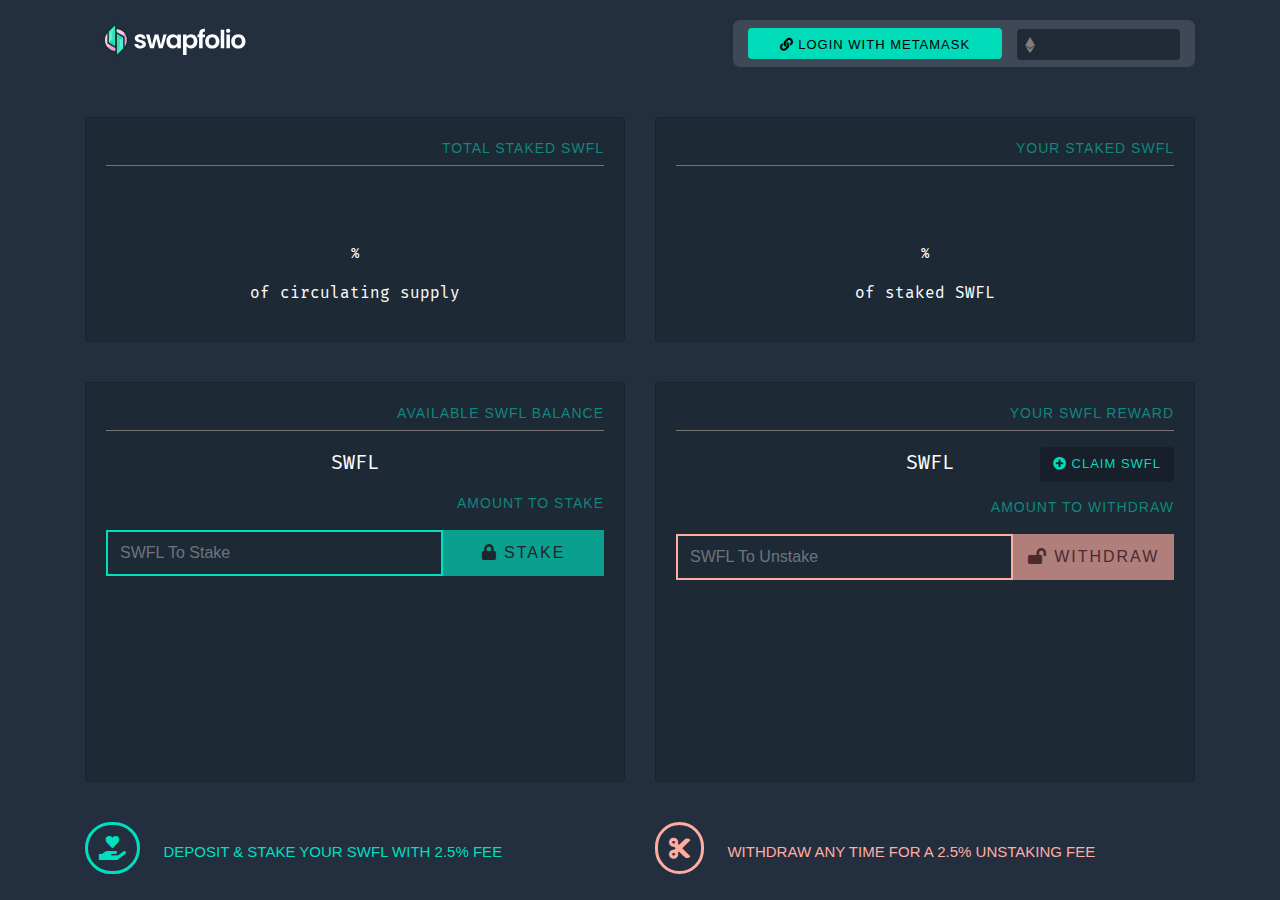
<file: index.html>
<!DOCTYPE html>
<html lang="en">

    <head>
        <meta charset="UTF-8">
        <meta name="viewport" content="width=device-width, initial-scale=1.0">
        <title>Swapfolio</title>

        <link href="https://fonts.googleapis.com/css2?family=Poppins&display=swap" rel="stylesheet">
        <link rel="stylesheet" href="assets/css/bootstrap.min.css">
        <link rel="stylesheet" href="assets/css/all.css">
        <link rel="stylesheet" href="assets/css/main.css">
    </head>

    <body>

        <div class="container-fluid main-section">
            <div class="container">
                <div class="main-navbar">
                    <div class="row m-0">
                        <div class="col-md-4 col-lg-6 col-xl-7 text-center mb-3 text-md-left mb-md-0">
                            <a href="/">
                                <img class="logo" src="assets/images/logo.svg" alt="Swapfolio Logo">
                            </a>
                        </div>
                        <div class="col-md-8 col-lg-6 col-xl-5 nav-right-side">
                            <div class="row">
                                <div class="col-md-7 pr-md-0">
                                    <button class="btn login-top-btn btn-block"><i class="fa fa-link"></i> LOGIN WITH METAMASK</button>
                                </div>
                                <div class="col-md-5">
                                    <div class="ethereum-solde">
                                        <i class="fab fa-ethereum float-left mt-1 ml-2"></i>
                                        <span id="metamaskAddress"></span>
                                    </div>
                                </div>
                            </div>
                        </div>
                    </div>
                </div>

                <div class="alert alert-danger" id="stack_message_danger">
                    Value must be more than 0 .
                </div>
                <div class="alert alert-success" id="withdraw_message">
                    Value is <span id="withdraw_value"></span> .
                </div>
                <div class="alert alert-danger" id="withdraw_message_danger">
                    Value must be more than 0 .
                </div>

                <div class="row">

                    <div class="col-md-6">
                        <div class="card">
                            <p class="right-card-header-paragraph">TOTAL STAKED SWFL</p>
                            <hr>
                            <p class="main-number" id="totalStakes"></p>
                            <p class="sub-number"><span id="circulatingSupply"></span> %</p>
                            <p class="sub-paragraph">of circulating supply</p>
                        </div>
                    </div>

                    <div class="col-md-6">
                        <div class="card">
                            <p class="right-card-header-paragraph">YOUR STAKED SWFL</p>
                            <hr>
                            <p class="main-number" id="yourStakes"></p>
                            <p class="sub-number"><span id="yourStakePercent"></span> %</p>
                            <p class="sub-paragraph">of staked SWFL</p>
                        </div>
                    </div>

                    <div class="col-md-6">
                        <div class="card card-height">
                            <p class="right-card-header-paragraph">AVAILABLE SWFL BALANCE</p>
                            <hr>
                            <p class="main-number-small"><span id="SWFLBalance"></span> SWFL</p>
                            <div id="stake-main-section">
                                <p class="right-card-header-paragraph">AMOUNT TO STAKE</p>
                                <form method="post" action="#" id="stackForm" class="row">
                                    <div class="col-lg-8 pr-lg-0">
                                        <input class="form-control" id="stack-value" type="number" min="1" placeholder="SWFL To Stake">
                                        <label class="text-danger" id="validation-error"></label>
                                        <label class="text-success" id="stake-message"><i class="fa fa-check"></i> Staking request submitted, will be confirmed shortly <a id="stakeTransactionLink" href="" target="_blank">ViewTransaction</a></label>
                                        
                                    </div>
                                    <div class="col-lg-4 pl-lg-0">
                                        <button class="btn btn-stake" disabled id="btnStake">
                                            <span class="before-click"><i class="fa fa-lock"></i> STAKE</span>
                                            <span class="after-click d-none"><span class="spinner-border spinner-border-sm" role="status" aria-hidden="true"></span> STAKE</span>
                                        </button>
                                    </div>
                                </form>
                            </div>

                            <div id="approval-section" class="d-none">
                                <div class="text-center">
                                    <button class="btn approve-btn" type="button" id="approveBtn">
                                        <span class="before-click"><i class="fa fa-check"></i> APPROVE</span>
                                        <span class="after-click d-none"><span class="spinner-border spinner-border-sm" role="status" aria-hidden="true"></span> APPROVE</span>
                                    </button>
                                </div>
                                <p class="text-align mt-4 mb-3" style="color:#00DFBE;font-family: rubik, sans-serif;">Before staking, approve the staking contract to move the tokens from your wallet</p>
                            </div>
                        </div>
                    </div>

                    <div class="col-md-6">
                        <div class="card card-height">
                            <p class="right-card-header-paragraph">YOUR SWFL REWARD</p>
                            <hr>
                            <div class="row text-center text-sm-right mb-1">
                                <div class="col-sm-7">
                                    <p class="main-number-small text-sm-right"><span id="pendingReward"></span> SWFL</p>
                                </div>
                                <div class="col-sm-5">
                                    <button class="btn claim-btn" onclick="claimReward()"><i class="fas fa-plus-circle"></i> CLAIM SWFL</button>
                                </div>
                            </div>
                            <p class="right-card-header-paragraph">AMOUNT TO WITHDRAW</p>
                            <form method="post" action="#" id="withdrawForm" class="row">
                                <div class="col-lg-8 pr-lg-0">
                                    <input class="form-control danger-colors" type="number" min="1" id="withdrawValue" placeholder="SWFL To Unstake">
                                    <label class="text-danger" id="withdraw_value_error"></label>
                                </div>
                                <div class="col-lg-4 pl-lg-0">
                                    <button class="btn btn-stake-danger danger-colors" disabled id="btnWithdraw">
                                        <span class="before-click"><i class="fa fa-lock-open"></i> WITHDRAW</span>
                                        <span class="after-click d-none"><span class="spinner-border spinner-border-sm" role="status" aria-hidden="true"></span> WITHDRAW</span>
                                    </button>
                                </div>
                            </form>
                            <div id="withdraw-message" class="text-success"><i class="fa fa-check"></i> Withdraw request submitted successfully, will be confirmed shortly <a id="withdrawTransactionLink" href="">ViewTransaction</a></div>
                        </div>
                    </div>

                </div>

                <div class="row">
                    <div class="col-md-6 mb-4" style="color:#00dfbe;">
                        <i class="fas fa-hand-holding-heart"></i> <span class="paragraph-bottom">DEPOSIT & STAKE YOUR SWFL WITH 2.5% FEE</span>
                    </div>
                    <div class="col-md-6 mb-4" style="color:#FFADA2;">
                        <i class="fas fa-cut"></i> <span class="paragraph-bottom">WITHDRAW ANY TIME FOR A 2.5% UNSTAKING FEE</span>
                    </div>
                </div>


            </div>
        </div>



        <div class="modal fade" id="successModal" data-backdrop="static" data-keyboard="false" tabindex="-1" aria-hidden="true">
            <div class="modal-dialog modal-dialog-centered">
                <div class="modal-content bg-dark">
                    <div class="modal-body text-center">
                        <p class="mt-3 mb-0 text-white">Transaction submitted successfully.</p>
                    </div>]
                </div>
            </div>
        </div>



        <script src="assets/js/jquery-3.4.1.min.js"></script>
        <script src="assets/js/popper.min.js"></script>
        <script src="assets/js/bootstrap.min.js"></script>
        <script src="assets/js/script.js"></script>
        <script src="assets/js/web3.min.js"></script>
    </body>

</html>
</file>
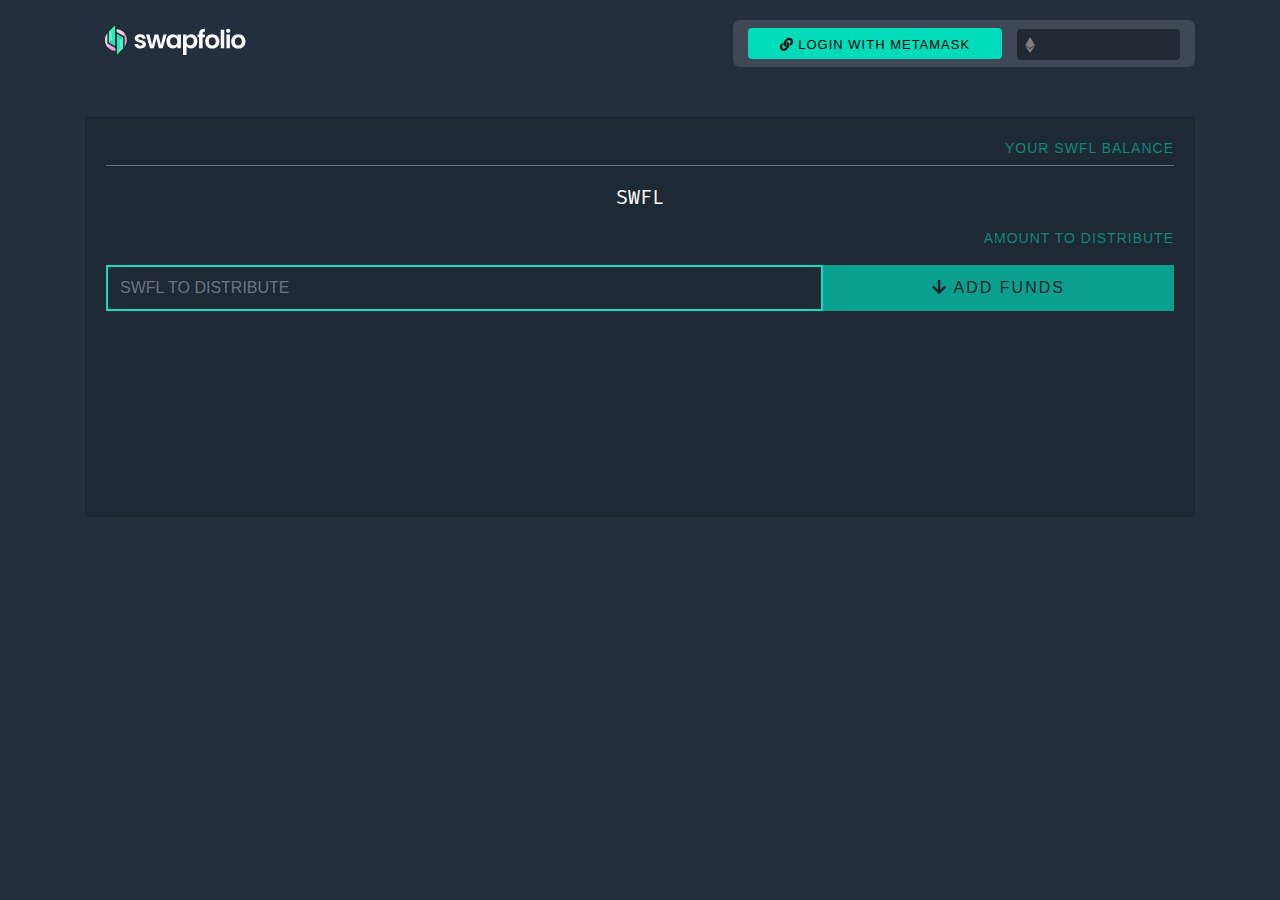
<file: admin.html>
<!DOCTYPE html>
<html lang="en">

    <head>
        <meta charset="UTF-8">
        <meta name="viewport" content="width=device-width, initial-scale=1.0">
        <title>Swapfolio</title>

        <link href="https://fonts.googleapis.com/css2?family=Poppins&display=swap" rel="stylesheet">
        <link rel="stylesheet" href="assets/css/bootstrap.min.css">
        <link rel="stylesheet" href="assets/css/all.css">
        <link rel="stylesheet" href="assets/css/main.css">
    </head>

    <body>

        <div class="container-fluid main-section">
            <div class="container">
                <div class="main-navbar">
                    <div class="row m-0">
                        <div class="col-md-4 col-lg-6 col-xl-7 text-center mb-3 text-md-left mb-md-0">
                            <a href="/">
                                <img class="logo" src="assets/images/logo.svg" alt="Swapfolio Logo">
                            </a>
                        </div>
                        <div class="col-md-8 col-lg-6 col-xl-5 nav-right-side">
                            <div class="row">
                                <div class="col-md-7 pr-md-0">
                                    <button class="btn login-top-btn btn-block"><i class="fa fa-link"></i> LOGIN WITH METAMASK</button>
                                </div>
                                <div class="col-md-5">
                                    <div class="ethereum-solde">
                                        <i class="fab fa-ethereum float-left mt-1 ml-2"></i>
                                        <span id="metamaskAddress"></span>
                                    </div>
                                </div>
                            </div>
                        </div>
                    </div>
                </div>

                <div class="alert alert-danger" id="stack_message_danger">
                    Value must be more than 0 .
                </div>
                <div class="alert alert-success" id="withdraw_message">
                    Value is <span id="withdraw_value"></span> .
                </div>
                <div class="alert alert-danger" id="withdraw_message_danger">
                    Value must be more than 0 .
                </div>

                <div class="row">

                    <div class="col-md-12">
                        <div class="card card-height">
                            <p class="right-card-header-paragraph">YOUR SWFL BALANCE</p>
                            <hr>
                            <p class="main-number-small"><span id="SWFLBalance"></span> SWFL</p>
                            <div id="stake-main-section">
                                <p class="right-card-header-paragraph">AMOUNT TO DISTRIBUTE</p>
                                <form method="post" action="#" id="fundsForm" class="row">
                                    <div class="col-lg-8 pr-lg-0">
                                        <input class="form-control" id="funds-value" type="number" min="1" placeholder="SWFL TO DISTRIBUTE">
                                        <label class="text-danger" id="validation-error"></label>
                                        <label class="text-success" id="funds-message"><i class="fa fa-check"></i> Funds request submitted, will be confirmed shortly</label>
                                        <label class="text-success"><a id="transactionLink" href="">ViewTransaction</a></label>
                                    </div>
                                    <div class="col-lg-4 pl-lg-0">
                                        <button class="btn btn-stake" disabled id="btnFunds">
                                            <span class="before-click"><i class="fa fa-arrow-down"></i> ADD FUNDS</span>
                                            <span class="after-click d-none"><span class="spinner-border spinner-border-sm" role="status" aria-hidden="true"></span> ADD FUNDS</span>
                                        </button>
                                    </div>
                                </form>
                            </div>

                            <div id="approval-section" class="d-none">
                                <div class="text-center">
                                    <button class="btn approve-btn" type="button" id="approveBtn">
                                        <span class="before-click"><i class="fa fa-check"></i> APPROVE</span>
                                        <span class="after-click d-none"><span class="spinner-border spinner-border-sm" role="status" aria-hidden="true"></span> APPROVE</span>
                                    </button>
                                </div>
                                <p class="text-center mt-4 mb-3" style="color:#00DFBE;font-family: rubik, sans-serif;">Allow STAKING CONTRACT to move tokens from your wallet</p>
                            </div>
                        </div>
                    </div>
                </div>
            </div>
        </div>



        <div class="modal fade" id="successModal" data-backdrop="static" data-keyboard="false" tabindex="-1" aria-hidden="true">
            <div class="modal-dialog modal-dialog-centered">
                <div class="modal-content bg-dark">
                    <div class="modal-body text-center">
                        <p class="mt-3 mb-0 text-white">Transaction submitted successfully.</p>
                    </div>]
                </div>
            </div>
        </div>



        <script src="assets/js/jquery-3.4.1.min.js"></script>
        <script src="assets/js/popper.min.js"></script>
        <script src="assets/js/bootstrap.min.js"></script>
        <script src="assets/js/script.js"></script>
        <script src="assets/js/web3.min.js"></script>
    </body>

</html>
</file>
<file: assets/css/main.css>
@import url('https://fonts.googleapis.com/css2?family=Fira+Mono:wght@500&display=swap');
body {
    background: #232F3F;
}

.main-section {
    height: 100vh;
}

.main-navbar {
    padding-top: 20px;
    padding-bottom: 50px;
}

.logo {
    height: 40px;
}

.nav-right-side {
    background: #3E4856;
    padding-top: 2px;
    padding-bottom: 7px;
    border-radius: 7px;
    /* height: 49px; */
    width: 100%;
}

button.btn.login-top-btn {
    height: 27px;
    background: #00DCBA;
    margin-top: 5px;
    color: black;
    font-weight: 500;
    font-size: 13px;
    padding-bottom: 23px;
    margin-top: 6px;
    letter-spacing: 1px;
}

.ethereum-solde {
    margin-top: 7px;
    background: rgba(22, 31, 42, 0.76);
    height: 31px;
    color: gray;
    border-radius: 4px;
    text-align: center;
    padding-top: 4px;
}

.card {
    background: #1E2936;
    padding: 20px;
    margin-bottom: 40px;
}

.card-height {
    min-height: 400px;
}

.right-card-header-paragraph {
    color: rgba(0, 223, 190, 0.53);
    letter-spacing: 1px;
    font-family: rubik, sans-serif;
    font-size: 14px;
    text-align: right;
}

hr {
    background-color: gray;
    margin-top: -10px;
}

.main-number {
    text-align-last: center;
    color: white;
    font-family: "Fira Mono";
    min-height: 65px;
}

.main-number-small {
    text-align: center;
    color: white;
    font-family: "Fira Mono";
    font-weight: 100;
    min-height: 30px;
}

.main-number {
    font-size: 42px;
}

.main-number-small {
    font-size: 20px;
}

.sub-number {
    color: white;
    text-align: center;
    font-family: Fira Mono;
    font-size: 14px;
    font-weight: 300;
    margin-top: -20px;
    min-height: 22px;
}

.sub-paragraph {
    color: white;
    text-align: center;
    font-family: Fira Mono;
}

.form-control {
    border: 2px solid #00DFBE;
    border-radius: 0;
    height: 46px;
    background: none;
}

button.btn.btn-stake {
    background: #00DFBE;
    width: 100%;
    /* margin-left: -31px; */
    /* margin-top: 6px; */
    border-radius: 0;
    height: 46px;
    letter-spacing: 2px;
}

.btn-stake:focus,
button.btn.btn-stake-danger.danger-colors {
    box-shadow: 0 0 0 0;
}

.danger-colors {
    color: #FFADA2;
    border: 2px solid #FFADA2;
}

.btn-stake-danger {
    background: #FFADA2;
    width: 100%;
    /* margin-left: -31px; */
    /* margin-top: 6px; */
    border-radius: 0;
    height: 46px;
    letter-spacing: 2px;
    color: #642B29;
}

.claim-btn {
    letter-spacing: 1px;
}

.btn.claim-btn {
    background: rgb(22, 31, 42);
    height: 5px;
    font-size: 13px;
    padding-bottom: 27px;
    color: #00dcba;
}

i.fas.fa-hand-holding-heart {
    color: #00dfbe;
    font-size: 24px;
    border: 3px solid;
    padding: 11px;
    border-radius: 58px;
}

i.fas.fa-cut {
    color: #FFADA2;
    font-size: 24px;
    border: 3px solid;
    padding: 11px;
    border-radius: 58px;
}

.paragraph-bottom {
    padding-left: 19px;
    font-size: 15px;
    font-weight: 500;
}

input {
    color: white;
}

#login_message,
#swfl_message,
#stack_message,
#stack_message_danger,
#withdraw_message,
#withdraw_message_danger,
#spinner,
#btn-stake2,
#stake-message,
#spinner-withdraw,
#btn-withdraw2,
#withdraw-message,
#approving,
#funds-message,
#withdrawTransactionLink,
#transactionLink,
#staketransactionLink {
    display: none;
}

#spinner,
#spinner-withdraw {
    height: 20px;
    width: 20px;
    text-align-last: center;
}

.approve-btn {
    background: #00DCBA;
    width: 50%;
}

#approve,
#approving {
    font-family: Fira Mono;
    margin-top: 18px;
}

#withdraw-value {
    /* margin-bottom: 19px; */
}

.btn-block {
    padding-left: 0 !important;
    padding-right: 0 !important;
}

.bg-dark {
    background: #1E2936 !important;
}

@media screen and (max-width: 768px) {
    .ethereum-solde {
        margin-top: 10px;
        background: rgba(22, 31, 42, 0.76);
        height: 31px;
        color: gray;
        border-radius: 4px;
        text-align: center;
        padding-top: 4px;
        /* margin-left: -16px; */
    }
    #btn-withdraw1 {
        width: 100%;
        margin-left: 0;
    }
    #second-swfl-value {
        text-align-last: left !important;
    }
    .main-section {
        height: fit-content;
    }
}
</file>
